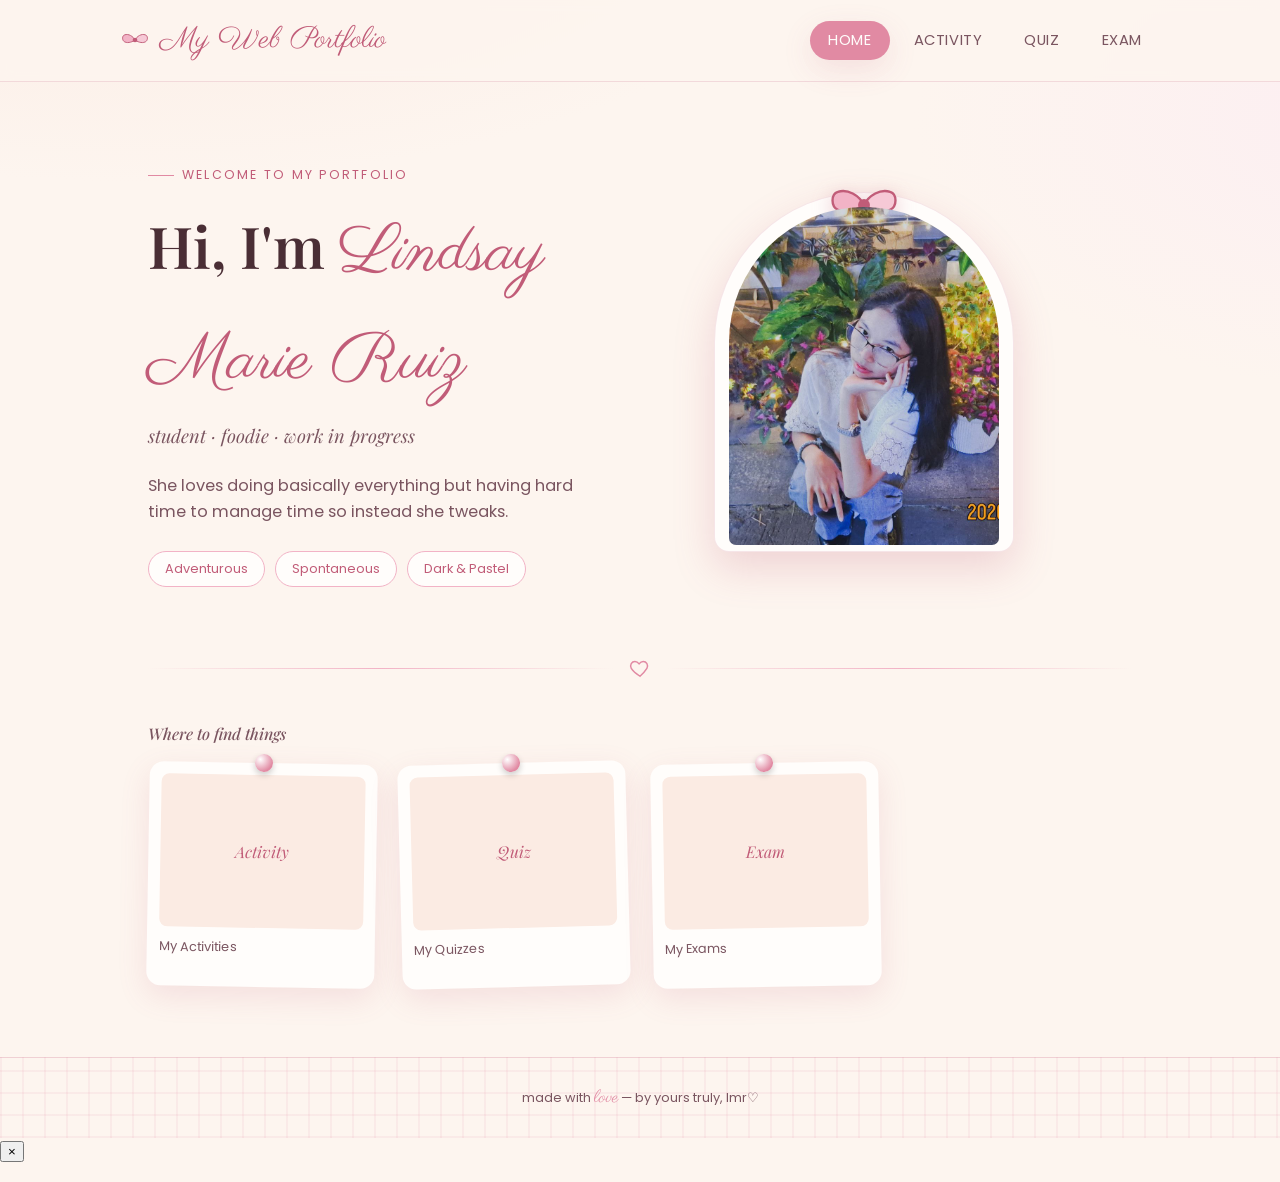
<file: index.html>
<!DOCTYPE html>
<html lang="en">

<head>
    <meta charset="UTF-8">
    <meta name="viewport" content="width=device-width, initial-scale=1.0">
    <title>Ruiz — Portfolio</title>
    <link rel="stylesheet" href="style.css">
</head>

<body>

    <header class="site-header gingham">
        <div class="wrap nav">
            <a href="index.html" class="brand">
                <svg class="bow-icon" viewBox="0 0 64 64" fill="none" xmlns="http://www.w3.org/2000/svg">
                    <path d="M32 32c-4-8-14-14-22-11-6 2-6 12 0 15 8 4 18-1 22-4z" fill="#f2b3c6" stroke="#c15c78"
                        stroke-width="2" stroke-linejoin="round" />
                    <path d="M32 32c4-8 14-14 22-11 6 2 6 12 0 15-8 4-18-1-22-4z" fill="#f6c9d6" stroke="#c15c78"
                        stroke-width="2" stroke-linejoin="round" />
                    <circle cx="32" cy="32" r="5" fill="#c15c78" />
                </svg>
                My Web Portfolio
            </a>
            <button class="nav-toggle" aria-label="Toggle menu">
                <svg viewBox="0 0 24 24" fill="none" stroke="currentColor" stroke-width="2">
                    <path d="M3 6h18M3 12h18M3 18h18" />
                </svg>
            </button>
            <ul class="nav-links">
                <li><a href="index.html" class="active">Home</a></li>
                <li><a href="activity.html">Activity</a></li>
                <li><a href="quiz.html">Quiz</a></li>
                <li><a href="exam.html">Exam</a></li>
            </ul>
        </div>
    </header>

    <main class="wrap">
        <section class="hero">
            <div class="hero-grid">
                <div>
                    <span class="eyebrow">Welcome to my portfolio</span>

                    <h1>Hi, I'm <span class="script">Lindsay Marie Ruiz</span></h1>
                    <p class="subtitle">student &middot; foodie &middot; work in progress</p>
                    <p class="about-text">
                        She loves doing basically everything but having hard time to manage time so instead she tweaks.
                    </p>
                    <div class="tag-row">
                        <span class="tag">Adventurous</span>
                        <span class="tag">Spontaneous</span>
                        <span class="tag">Dark & Pastel</span>
                    </div>
                </div>

                <div class="ribbon-frame">
                    <svg class="big-bow" viewBox="0 0 64 64" fill="none" xmlns="http://www.w3.org/2000/svg">
                        <path d="M32 32c-4-8-14-14-22-11-6 2-6 12 0 15 8 4 18-1 22-4z" fill="#f2b3c6" stroke="#c15c78"
                            stroke-width="2" stroke-linejoin="round" />
                        <path d="M32 32c4-8 14-14 22-11 6 2 6 12 0 15-8 4-18-1-22-4z" fill="#f6c9d6" stroke="#c15c78"
                            stroke-width="2" stroke-linejoin="round" />
                        <circle cx="32" cy="32" r="5" fill="#c15c78" />
                    </svg>
                    <div class="portrait-frame">
                        <div class="portrait">
                            <img src="Images/Liz.jpg" alt="Liz" width="768" height="960">
                        </div>
                    </div>
                </div>
            </div>
        </section>

        <div class="divider">
            <div class="line"></div>
            <svg viewBox="0 0 24 24" fill="none" stroke="currentColor" stroke-width="1.6">
                <path
                    d="M12 21s-7-4.35-9.5-8.5C.5 8.5 3 5 6.5 5c2 0 3.5 1.2 4.5 2.5C12 6.2 13.5 5 15.5 5 19 5 21.5 8.5 19.5 12.5 17 16.65 12 21 12 21z" />
            </svg>
            <div class="line"></div>
        </div>

        <section style="padding-bottom: 70px;">
            <div class="gallery-meta">
                <h4>Where to find things</h4>
            </div>
            <div class="gallery">
                <a class="card" href="activity.html" style="--tilt:1deg; display:block;">
                    <span class="pin"></span>
                    <div class="thumb"
                        style="cursor:default; display:flex;align-items:center;justify-content:center;font-family:var(--font-display);font-style:italic;color:var(--deep);">
                        Activity</div>
                    <p class="cap">My Activities</p>
                </a>
                <a class="card" href="quiz.html" style="--tilt:-1.5deg; display:block;">
                    <span class="pin"></span>
                    <div class="thumb"
                        style="cursor:default; display:flex;align-items:center;justify-content:center;font-family:var(--font-display);font-style:italic;color:var(--deep);">
                        Quiz</div>
                    <p class="cap">My Quizzes</p>
                </a>
                <a class="card" href="exam.html" style="--tilt:-1deg; display:block;">
                    <span class="pin"></span>
                    <div class="thumb"
                        style="cursor:default; display:flex;align-items:center;justify-content:center;font-family:var(--font-display);font-style:italic;color:var(--deep);">
                        Exam</div>
                    <p class="cap">My Exams</p>
                </a>
            </div>
        </section>
    </main>

    <footer class="site-footer gingham">
        <div class="wrap">made with <span class="script">love</span> — by yours truly, lmr♡</div>
    </footer>

    <script src="script.js"></script>
</body>

</html>
</file>
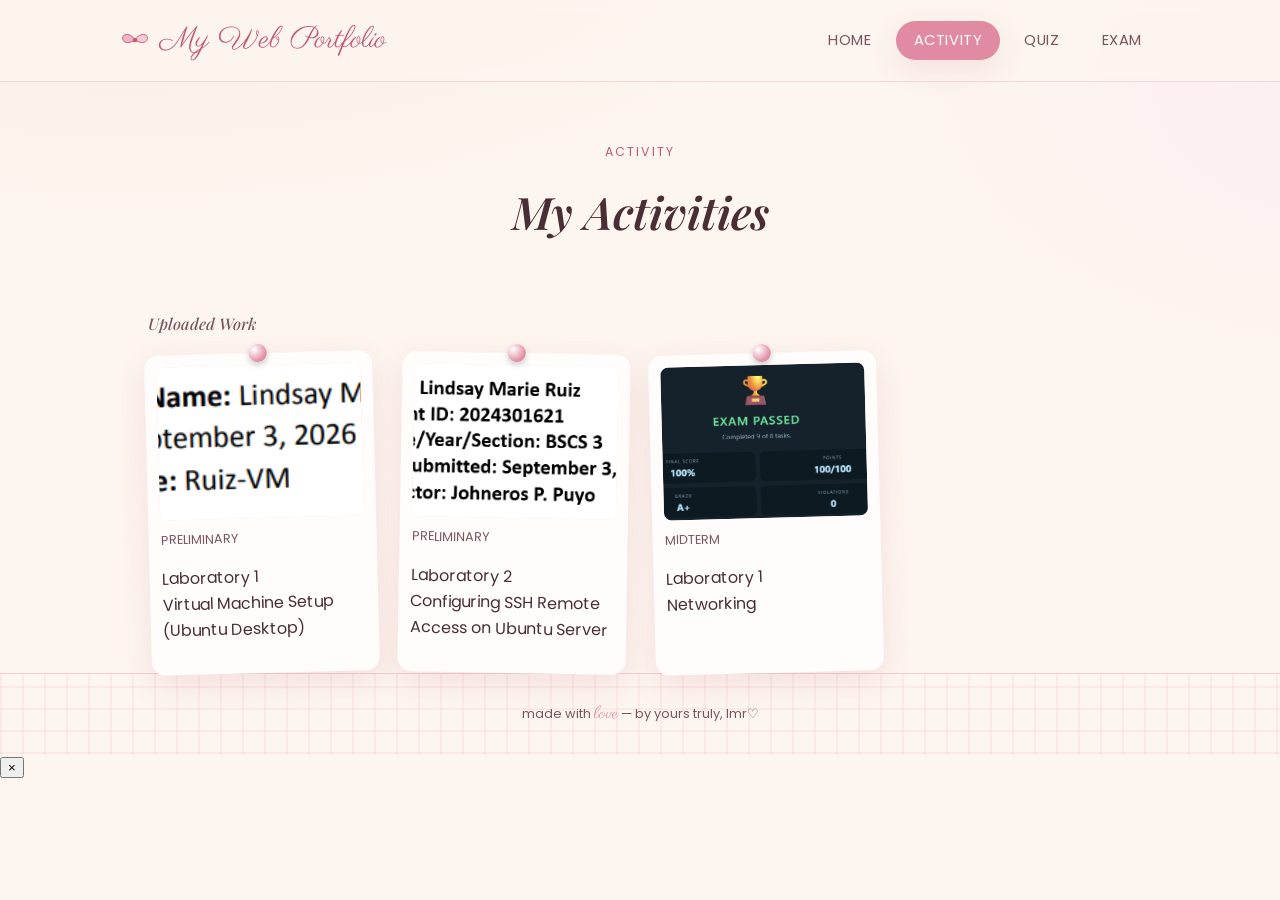
<file: activity.html>
<!DOCTYPE html>
<html lang="en">

<head>
    <meta charset="UTF-8">
    <meta name="viewport" content="width=device-width, initial-scale=1.0">
    <title>Activity — Ruiz</title>
    <link rel="stylesheet" href="style.css">
</head>

<body>

    <header class="site-header gingham">
        <div class="wrap nav">
            <a href="index.html" class="brand">
                <svg class="bow-icon" viewBox="0 0 64 64" fill="none" xmlns="http://www.w3.org/2000/svg">
                    <path d="M32 32c-4-8-14-14-22-11-6 2-6 12 0 15 8 4 18-1 22-4z" fill="#f2b3c6" stroke="#c15c78"
                        stroke-width="2" stroke-linejoin="round" />
                    <path d="M32 32c4-8 14-14 22-11 6 2 6 12 0 15-8 4-18-1-22-4z" fill="#f6c9d6" stroke="#c15c78"
                        stroke-width="2" stroke-linejoin="round" />
                    <circle cx="32" cy="32" r="5" fill="#c15c78" />
                </svg>
                My Web Portfolio
            </a>
            <button class="nav-toggle" aria-label="Toggle menu">
                <svg viewBox="0 0 24 24" fill="none" stroke="currentColor" stroke-width="2">
                    <path d="M3 6h18M3 12h18M3 18h18" />
                </svg>
            </button>
            <ul class="nav-links">
                <li><a href="index.html">Home</a></li>
                <li><a href="activity.html" class="active">Activity</a></li>
                <li><a href="quiz.html">Quiz</a></li>
                <li><a href="exam.html">Exam</a></li>
            </ul>
        </div>
    </header>

    <main class="wrap">
        <section class="page-hero">
            <span class="eyebrow">activity</span>
            <h1>My Activities</h1>
        </section>

        <section class="gallery-section">
          
            <div class="gallery-meta">
                <h4>Uploaded Work</h4>
            </div>

            <div class="gallery">
                
                <div class="card" style="--tilt:-1.5deg;">
                    <span class="pin"></span>
                    <div class="thumb" data-title="Lab 1"
                        data-desc="Lab 1 - Virtualization">
                        <a href="Images/Ruiz_Lab1.pdf" target="_blank" type="application/pdf">
                            <img src="Images/Lab1.png" alt="Lab 1">
                        </a>
                        <span class="thumb-zoom">
                            <svg viewBox="0 0 24 24" fill="none" stroke="currentColor" stroke-width="2">
                                <circle cx="11" cy="11" r="7" />
                                <path d="M21 21l-4.35-4.35" />
                                <path d="M11 8v6M8 11h6" />
                            </svg>
                        </span>
                    </div>
                    <p class="cap">PRELIMINARY</p>
                    <p class="desc">Laboratory 1<br>Virtual Machine Setup (Ubuntu Desktop)</p>
                </div>

                <div class="card" style="--tilt:1deg;">
                    <span class="pin"></span>
                    <div class="thumb" data-title="LabAct1" data-desc="Lab 2 - Virtual Server">
                        <a href="Images/Ruiz_Lab-Act1(2).pdf" target="_blank" type="application/pdf">
                            <img src="Images/LabAct1(2).png" alt="LabAct1">
                        </a>
                        <span class="thumb-zoom">
                            <svg viewBox="0 0 24 24" fill="none" stroke="currentColor" stroke-width="2">
                                <circle cx="11" cy="11" r="7" />
                                <path d="M21 21l-4.35-4.35" />
                                <path d="M11 8v6M8 11h6" />
                            </svg>
                        </span>
                    </div>
                    <p class="cap">PRELIMINARY</p>
                    <p class="desc">Laboratory 2<br>Configuring SSH Remote Access on Ubuntu Server</p>
                </div>

                <!-- Midterm -->

                <!-- Lab 1 -->

                <div class="card" style="--tilt:-1.5deg;">
                    <span class="pin"></span>
                    <div class="thumb" data-title="Netlab"
                        data-desc="Network Laboratory">
                        <a href="Images/RUIZ_NETLAB.pdf" target="_blank" type="application/pdf">
                            <img src="Images/Ruiz_Lab (midterm).png" alt="Netlab">
                        </a>
                        <span class="thumb-zoom">
                            <svg viewBox="0 0 24 24" fill="none" stroke="currentColor" stroke-width="2">
                                <circle cx="11" cy="11" r="7" />
                                <path d="M21 21l-4.35-4.35" />
                                <path d="M11 8v6M8 11h6" />
                            </svg>
                        </span>
                    </div>
                    <p class="cap">MIDTERM</p>
                    <p class="desc">Laboratory 1<br>Networking</p>
                </div>

            </div>
        </section>
    </main>

    <footer class="site-footer gingham">
        <div class="wrap">made with <span class="script">love</span> — by yours truly, lmr♡</div>
    </footer>

    <script src="script.js"></script>
</body>

</html>
</file>
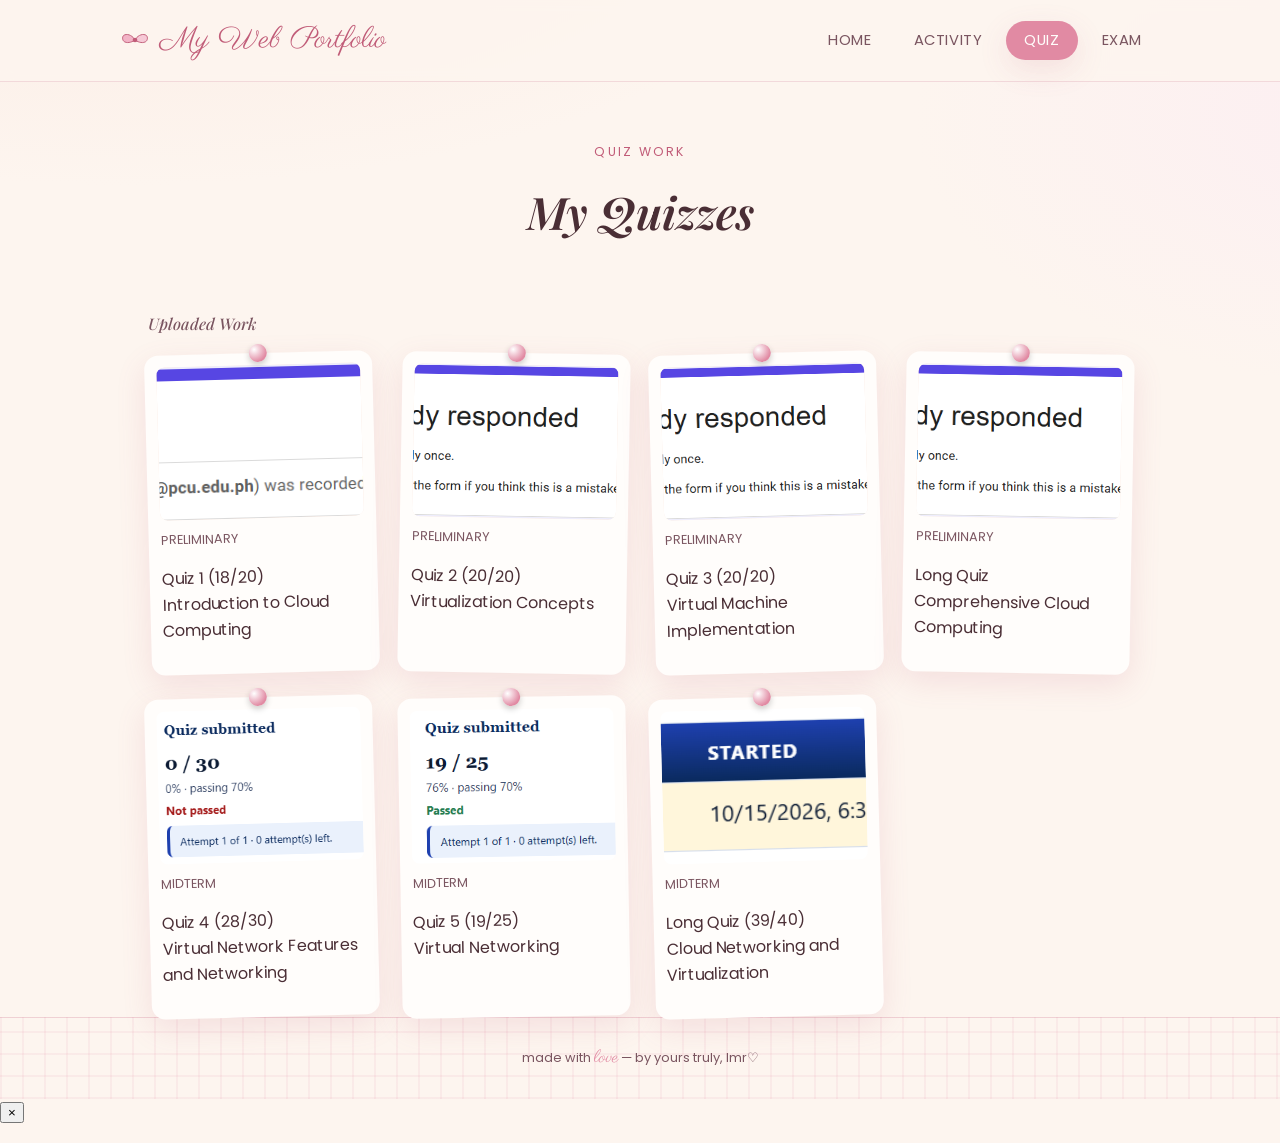
<file: quiz.html>
<!DOCTYPE html>
<html lang="en">

<head>
    <meta charset="UTF-8">
    <meta name="viewport" content="width=device-width, initial-scale=1.0">
    <title>Quiz — Ruiz</title>
    <link rel="stylesheet" href="style.css">
</head>

<body>

    <header class="site-header gingham">
        <div class="wrap nav">
            <a href="index.html" class="brand">
                <svg class="bow-icon" viewBox="0 0 64 64" fill="none" xmlns="http://www.w3.org/2000/svg">
                    <path d="M32 32c-4-8-14-14-22-11-6 2-6 12 0 15 8 4 18-1 22-4z" fill="#f2b3c6" stroke="#c15c78"
                        stroke-width="2" stroke-linejoin="round" />
                    <path d="M32 32c4-8 14-14 22-11 6 2 6 12 0 15-8 4-18-1-22-4z" fill="#f6c9d6" stroke="#c15c78"
                        stroke-width="2" stroke-linejoin="round" />
                    <circle cx="32" cy="32" r="5" fill="#c15c78" />
                </svg>
                My Web Portfolio
            </a>
            <button class="nav-toggle" aria-label="Toggle menu">
                <svg viewBox="0 0 24 24" fill="none" stroke="currentColor" stroke-width="2">
                    <path d="M3 6h18M3 12h18M3 18h18" />
                </svg>
            </button>
            <ul class="nav-links">
                <li><a href="index.html">Home</a></li>
                <li><a href="activity.html">Activity</a></li>
                <li><a href="quiz.html" class="active">Quiz</a></li>
                <li><a href="exam.html">Exam</a></li>
            </ul>
        </div>
    </header>

    <main class="wrap">
        <section class="page-hero">
            <span class="eyebrow">quiz work</span>
            <h1>My Quizzes</h1>
        </section>

        <section class="gallery-section">

            <div class="gallery-meta">
                <h4>Uploaded Work</h4>
            </div>

            <div class="gallery">

                <!-- Prelim -->
                <!-- Quiz 1 -->

                <div class="card" style="--tilt:-1.5deg;">
                    <span class="pin"></span>
                    <div class="thumb" data-title="Quiz 1 (18/20)" data-desc="Introduction to Cloud Computing">
                        <a href="https://docs.google.com/forms/u/4/d/e/1FAIpQLSeJZP2SgU9NLHQfb4VTWQgfbQNA5-IDbpZN1yEK4TY5fTyEYQ/viewscore?pli=1&pli=1&hr_submission=ChkIts6h3LYUEhAIvcutxLwZEgcIxJjEza4ZEAE&pli=1&viewscore=AE0zAgADMG58tOmCJFJSN7iHTH2n7YpLqFfCXv38LqZTQRXe54RKdGDM48SffwHOZg" target="_blank" type="application/form">
                            <img src="Images/Ruiz_Quiz 1.png" alt="Ruiz_Quiz 1">
                        </a>
                        <span class="thumb-zoom">
                            <svg viewBox="0 0 24 24" fill="none" stroke="currentColor" stroke-width="2">
                                <circle cx="11" cy="11" r="7" />
                                <path d="M21 21l-4.35-4.35" />
                                <path d="M11 8v6M8 11h6" />
                            </svg>
                        </span>
                    </div>
                    <p class="cap">PRELIMINARY</p>
                    <p class="desc">Quiz 1 (18/20)<br>Introduction to Cloud Computing</p>
                </div>

                <!-- Quiz 2 -->

                <div class="card" style="--tilt:1deg;">
                    <span class="pin"></span>
                    <div class="thumb" data-title="Quiz 2" data-desc="Virtualization Concepts">
                        <a href="https://docs.google.com/forms/d/e/1FAIpQLSfRb6MkcbnQAy0Qe_ZzQptoY9D8QZ6IlVixPoQKdpqyWwcUvA/alreadyresponded?hr_submission=ChkIts6h3LYUEhAImNnCv8cZEgcIxJjEza4ZEAE" target="_blank" type="application/form">
                            <img src="Images/Ruiz.png" alt="Ruiz_Quiz 2">
                        </a>
                        <span class="thumb-zoom">
                            <svg viewBox="0 0 24 24" fill="none" stroke="currentColor" stroke-width="2">
                                <circle cx="11" cy="11" r="7" />
                                <path d="M21 21l-4.35-4.35" />
                                <path d="M11 8v6M8 11h6" />
                            </svg>
                        </span>
                    </div>
                    <p class="cap">PRELIMINARY</p>
                    <p class="desc">Quiz 2 (20/20)<br>Virtualization Concepts</p>
                </div>

                <!-- Quiz 3 -->

                <div class="card" style="--tilt:-1.5deg;">
                    <span class="pin"></span>
                    <div class="thumb" data-title="Quiz 3" data-desc="Virtual Machnine Implementation">
                        <a href="https://docs.google.com/forms/d/e/1FAIpQLSfRb6MkcbnQAy0Qe_ZzQptoY9D8QZ6IlVixPoQKdpqyWwcUvA/alreadyresponded?hr_submission=ChkIts6h3LYUEhAImNnCv8cZEgcIxJjEza4ZEAE" target="_blank" type="application/form">
                            <img src="Images/Ruiz.png" alt="Ruiz_Quiz 3">
                        </a>
                        <span class="thumb-zoom">
                            <svg viewBox="0 0 24 24" fill="none" stroke="currentColor" stroke-width="2">
                                <circle cx="11" cy="11" r="7" />
                                <path d="M21 21l-4.35-4.35" />
                                <path d="M11 8v6M8 11h6" />
                            </svg>
                        </span>
                    </div>
                    <p class="cap">PRELIMINARY</p>
                    <p class="desc">Quiz 3 (20/20)<br>Virtual Machine Implementation</p>
                </div>

                <!-- Long Quiz -->

                <div class="card" style="--tilt:1deg;">
                    <span class="pin"></span>
                    <div class="thumb" data-title="Long Quiz" data-desc="Comprehensive Cloud Computing">
                        <a href="https://docs.google.com/forms/d/e/1FAIpQLSfRb6MkcbnQAy0Qe_ZzQptoY9D8QZ6IlVixPoQKdpqyWwcUvA/alreadyresponded?hr_submission=ChkIts6h3LYUEhAImNnCv8cZEgcIxJjEza4ZEAE" target="_blank" type="application/form">
                            <img src="Images/Ruiz.png" alt="Ruiz_Long Quiz">
                        </a>
                        <span class="thumb-zoom">
                            <svg viewBox="0 0 24 24" fill="none" stroke="currentColor" stroke-width="2">
                                <circle cx="11" cy="11" r="7" />
                                <path d="M21 21l-4.35-4.35" />
                                <path d="M11 8v6M8 11h6" />
                            </svg>
                        </span>
                    </div>
                    <p class="cap">PRELIMINARY</p>
                    <p class="desc">Long Quiz<br>Comprehensive Cloud Computing</p>
                </div>

                <!-- Midterm -->
                <!-- Quiz 4 -->

                <div class="card" style="--tilt:-1.5deg;">
                    <span class="pin"></span>
                    <div class="thumb" data-title="Quiz 4" data-desc="Virtual Network Features and Networking">
                            <img src="Images/Ruiz_Quiz 3.png" alt="Ruiz_Quiz 4">
                        </a>
                        <span class="thumb-zoom">
                            <svg viewBox="0 0 24 24" fill="none" stroke="currentColor" stroke-width="2">
                                <circle cx="11" cy="11" r="7" />
                                <path d="M21 21l-4.35-4.35" />
                                <path d="M11 8v6M8 11h6" />
                            </svg>
                        </span>
                    </div>
                    <p class="cap">MIDTERM</p>
                    <p class="desc">Quiz 4 (28/30)<br>Virtual Network Features and Networking</p>
                </div>

                <!-- Quiz 5 -->

                <div class="card" style="--tilt:-1deg;">
                    <span class="pin"></span>
                    <div class="thumb" data-title="Quiz 5" data-desc="Virtual Networking">
                            <img src="Images/Ruiz_Quiz 4.png" alt="Ruiz_Quiz 5">
                        </a>
                        <span class="thumb-zoom">
                            <svg viewBox="0 0 24 24" fill="none" stroke="currentColor" stroke-width="2">
                                <circle cx="11" cy="11" r="7" />
                                <path d="M21 21l-4.35-4.35" />
                                <path d="M11 8v6M8 11h6" />
                            </svg>
                        </span>
                    </div>
                    <p class="cap">MIDTERM</p>
                    <p class="desc">Quiz 5 (19/25)<br>Virtual Networking</p>
                </div>

                <!-- Midterm Long Quiz -->

                <div class="card" style="--tilt:-1.5deg;">
                    <span class="pin"></span>
                    <div class="thumb" data-title="Long Quiz" data-desc="Cloud Networking and Virtualization">
                            <img src="Images/Ruiz_M-Long Quiz.png" alt="Ruiz_Long Quiz">
                        </a>
                        <span class="thumb-zoom">
                            <svg viewBox="0 0 24 24" fill="none" stroke="currentColor" stroke-width="2">
                                <circle cx="11" cy="11" r="7" />
                                <path d="M21 21l-4.35-4.35" />
                                <path d="M11 8v6M8 11h6" />
                            </svg>
                        </span>
                    </div>
                    <p class="cap">MIDTERM</p>
                    <p class="desc">Long Quiz (39/40)<br>Cloud Networking and Virtualization</p>
                </div>

            </div>
        </section>
    </main>

    <footer class="site-footer gingham">
        <div class="wrap">made with <span class="script">love</span> — by yours truly, lmr♡</div>
    </footer>

    <script src="script.js"></script>
</body>

</html>
</file>
<file: style.css>
/* ============================================================
   Portfolio — coquette style
   ============================================================ */

@import url('https://fonts.googleapis.com/css2?family=Playfair+Display:ital,wght@0,500;0,600;1,500;1,600&family=Parisienne&family=Poppins:wght@300;400;500;600&display=swap');

:root {
    --cream: #fdf5ef;
    --cream-2: #fbebe3;
    --blush: #f6c9d6;
    --blush-2: #f2b3c6;
    --rose: #e18aa3;
    --deep: #c15c78;
    --text: #4a2e35;
    --text-soft: #7a5560;
    --gold-2: #cba35c;
    --white: #fffdfb;

    --font-display: 'Playfair Display', serif;
    --font-script: 'Parisienne', cursive;
    --font-body: 'Poppins', sans-serif;

    --radius: 22px;
    --shadow-soft: 0 10px 30px rgba(193, 92, 120, 0.14);
    --shadow-lift: 0 16px 40px rgba(193, 92, 120, 0.22);
}

* {
    box-sizing: border-box;
}

html {
    scroll-behavior: smooth;
}

body {
    margin: 0;
    font-family: var(--font-body);
    color: var(--text);
    background:
        radial-gradient(1200px 500px at 10% -10%, var(--cream-2), transparent 60%),
        radial-gradient(900px 500px at 110% 10%, #fceef2, transparent 55%),
        var(--cream);
    min-height: 100vh;
    line-height: 1.6;
}

.gingham {
    background-image:
        repeating-linear-gradient(0deg, rgba(225, 138, 163, 0.10) 0 2px, transparent 2px 22px),
        repeating-linear-gradient(90deg, rgba(225, 138, 163, 0.10) 0 2px, transparent 2px 22px);
}

a {
    color: inherit;
    text-decoration: none;
}

img {
    max-width: 100%;
    display: block;
}

.wrap {
    max-width: 1040px;
    margin: 0 auto;
    padding: 0 28px;
}

.site-header {
    position: sticky;
    top: 0;
    z-index: 50;
    backdrop-filter: blur(6px);
    background: rgba(253, 245, 239, 0.85);
    border-bottom: 1px solid rgba(193, 92, 120, 0.18);
}

.nav {
    display: flex;
    align-items: center;
    justify-content: space-between;
    padding: 16px 0;
}

.brand {
    display: flex;
    align-items: center;
    gap: 10px;
    font-family: var(--font-script);
    font-size: 1.9rem;
    color: var(--deep);
}

.brand .bow-icon {
    width: 30px;
    height: 30px;
    flex-shrink: 0;
}

.nav-links {
    display: flex;
    gap: 6px;
    list-style: none;
    margin: 0;
    padding: 0;
}

.nav-links a {
    position: relative;
    display: inline-block;
    padding: 8px 18px;
    font-size: 0.92rem;
    letter-spacing: 0.04em;
    text-transform: uppercase;
    color: var(--text-soft);
    border-radius: 999px;
    transition: color .25s ease, background .25s ease;
}

.nav-links a:hover {
    color: var(--deep);
    background: var(--blush);
}

.nav-links a.active {
    color: var(--white);
    background: var(--rose);
    box-shadow: var(--shadow-soft);
}

.nav-toggle {
    display: none;
}

.hero {
    padding: 76px 0 60px;
}

.hero-grid {
    display: grid;
    grid-template-columns: 1.1fr 0.9fr;
    gap: 56px;
    align-items: center;
}

.eyebrow {
    display: inline-flex;
    align-items: center;
    gap: 8px;
    font-size: 0.78rem;
    letter-spacing: 0.18em;
    text-transform: uppercase;
    color: var(--deep);
    margin-bottom: 14px;
}

.eyebrow::before {
    content: "";
    width: 26px;
    height: 1px;
    background: var(--rose);
    display: inline-block;
}

.hero h1 {
    font-family: var(--font-display);
    font-weight: 600;
    font-size: clamp(2.4rem, 5vw, 3.6rem);
    margin: 0 0 6px;
    color: var(--text);
}

.hero h1 .script {
    font-family: var(--font-script);
    color: var(--deep);
    font-size: 1.15em;
    font-weight: 400;
}

.hero .subtitle {
    font-family: var(--font-display);
    font-style: italic;
    font-size: 1.15rem;
    color: var(--text-soft);
    margin: 0 0 22px;
}

.about-text {
    font-size: 1.02rem;
    color: var(--text-soft);
    max-width: 46ch;
    margin: 0 0 26px;
}

.editable {
    outline: none;
    border-radius: 10px;
    transition: background .2s ease, box-shadow .2s ease;
}

.editable:hover {
    background: rgba(242, 179, 198, 0.18);
}

.editable:focus {
    background: var(--white);
    box-shadow: 0 0 0 2px var(--blush-2);
    padding: 4px 8px;
    margin: -4px -8px;
}

.edit-hint {
    font-size: 0.78rem;
    color: var(--rose);
    display: inline-flex;
    align-items: center;
    gap: 6px;
    margin-top: 4px;
}

.tag-row {
    display: flex;
    flex-wrap: wrap;
    gap: 10px;
    margin-top: 6px;
}

.tag {
    font-size: 0.8rem;
    padding: 7px 16px;
    border-radius: 999px;
    background: var(--white);
    border: 1px solid var(--blush-2);
    color: var(--deep);
}

.portrait-wrap {
    position: relative;
    justify-self: center;
}

.ribbon-frame {
    position: relative;
    width: 300px;
    height: 360px;
    border-radius: 200px 200px 20px 20px;
    background: var(--white);
    padding: 14px;
    box-shadow: var(--shadow-lift);
    border: 1px solid rgba(193, 92, 120, 0.15);
}

.portrait {
    width: 100%;
    height: 100%;
    border-radius: 190px 190px 10px 10px;
    overflow: hidden;
    background: linear-gradient(160deg, var(--blush), var(--cream-2));
    display: flex;
    align-items: center;
    justify-content: center;
    cursor: pointer;
    position: relative;
}

.portrait img {
    width: 100%;
    height: 100%;
    object-fit: cover;
}

.portrait .placeholder {
    display: flex;
    flex-direction: column;
    align-items: center;
    gap: 10px;
    color: var(--deep);
    text-align: center;
    padding: 20px;
}

.portrait .placeholder svg {
    width: 46px;
    height: 46px;
}

.portrait .placeholder span {
    font-size: 0.82rem;
    max-width: 16ch;
}

.portrait input[type="file"] {
    display: none;
}

.big-bow {
    position: absolute;
    top: -26px;
    left: 50%;
    transform: translateX(-50%);
    width: 76px;
    height: 76px;
    filter: drop-shadow(0 6px 10px rgba(193, 92, 120, 0.35));
}

.portrait-caption {
    text-align: center;
    font-size: 0.78rem;
    color: var(--text-soft);
    margin-top: 14px;
}

.portrait-caption button {
    border: none;
    background: none;
    color: var(--deep);
    font-size: 0.78rem;
    text-decoration: underline;
    cursor: pointer;
    padding: 0;
    font-family: var(--font-body);
}

.divider {
    display: flex;
    align-items: center;
    gap: 16px;
    margin: 10px 0 42px;
    color: var(--rose);
}

.divider .line {
    flex: 1;
    height: 1px;
    background: linear-gradient(90deg, transparent, var(--blush-2), transparent);
}

.divider svg {
    width: 22px;
    height: 22px;
}

.page-hero {
    padding: 56px 0 20px;
    text-align: center;
}

.page-hero .eyebrow {
    justify-content: center;
}

.page-hero .eyebrow::before {
    display: none;
}

.page-hero h1 {
    font-family: var(--font-display);
    font-style: italic;
    font-weight: 600;
    font-size: clamp(2rem, 4.5vw, 2.8rem);
    margin: 0 0 10px;
}

.page-hero p {
    color: var(--text-soft);
    max-width: 52ch;
    margin: 0 auto;
}

.uploader-section {
    padding-bottom: 90px;
}

.dropzone {
    border: 2px dashed var(--blush-2);
    border-radius: var(--radius);
    background: var(--white);
    padding: 46px 24px;
    text-align: center;
    cursor: pointer;
    transition: border-color .2s ease, background .2s ease, transform .15s ease;
    position: relative;
}

.dropzone:hover {
    border-color: var(--rose);
    background: #fff9fb;
}

.dropzone.drag-over {
    border-color: var(--deep);
    background: var(--blush);
    transform: scale(1.005);
}

.dropzone svg {
    width: 44px;
    height: 44px;
    margin-bottom: 12px;
    color: var(--rose);
}

.dropzone h3 {
    font-family: var(--font-display);
    font-style: italic;
    margin: 0 0 6px;
    font-size: 1.3rem;
}

.dropzone p {
    margin: 0;
    color: var(--text-soft);
    font-size: 0.9rem;
}

.dropzone input[type="file"] {
    display: none;
}

.dz-browse {
    display: inline-block;
    margin-top: 16px;
    padding: 10px 26px;
    border-radius: 999px;
    background: var(--rose);
    color: var(--white);
    font-size: 0.85rem;
    letter-spacing: 0.03em;
    box-shadow: var(--shadow-soft);
}

.gallery-meta {
    display: flex;
    justify-content: space-between;
    align-items: baseline;
    margin: 34px 0 16px;
}

.gallery-meta h4 {
    font-family: var(--font-display);
    font-style: italic;
    font-weight: 500;
    margin: 0;
    color: var(--text-soft);
}

.gallery-meta .count {
    font-size: 0.8rem;
    color: var(--rose);
}

.gallery {
    display: grid;
    grid-template-columns: repeat(auto-fill, minmax(190px, 1fr));
    gap: 24px;
}

.gallery-empty {
    grid-column: 1 / -1;
    text-align: center;
    padding: 30px 10px;
    color: var(--text-soft);
    font-size: 0.9rem;
    font-style: italic;
    font-family: var(--font-display);
}

.card {
    background: var(--white);
    border-radius: 14px;
    padding: 12px 12px 16px;
    box-shadow: var(--shadow-soft);
    position: relative;
    transform: rotate(var(--tilt, 0deg));
    transition: transform .2s ease, box-shadow .2s ease;
}

.card:hover {
    transform: rotate(0deg) translateY(-4px);
    box-shadow: var(--shadow-lift);
}

.card .pin {
    position: absolute;
    top: -9px;
    left: 50%;
    transform: translateX(-50%);
    width: 18px;
    height: 18px;
    border-radius: 50%;
    background: radial-gradient(circle at 30% 30%, #fff, var(--rose) 70%);
    box-shadow: 0 3px 6px rgba(0, 0, 0, 0.2);
}

.card .thumb {
    width: 100%;
    aspect-ratio: 4 / 3;
    border-radius: 8px;
    overflow: hidden;
    background: var(--cream-2);
}

.card .thumb img {
    width: 100%;
    height: 100%;
    object-fit: cover;
}

.card .cap {
    margin-top: 10px;
    font-size: 0.8rem;
    color: var(--text-soft);
    display: flex;
    justify-content: space-between;
    align-items: center;
    gap: 8px;
}

.card .cap input {
    border: none;
    background: transparent;
    font-family: var(--font-body);
    font-size: 0.8rem;
    color: var(--text-soft);
    width: 100%;
    outline: none;
}

.card .remove {
    border: none;
    background: none;
    color: var(--rose);
    cursor: pointer;
    font-size: 1rem;
    line-height: 1;
    padding: 2px 4px;
    flex-shrink: 0;
}

.card .remove:hover {
    color: var(--deep);
}

.site-footer {
    padding: 26px 0;
    text-align: center;
    font-size: 0.8rem;
    color: var(--text-soft);
    border-top: 1px solid rgba(193, 92, 120, 0.18);
}

.site-footer .script {
    font-family: var(--font-script);
    font-size: 1.1rem;
    color: var(--rose);
}

@media (max-width: 760px) {
    .hero-grid {
        grid-template-columns: 1fr;
    }

    .portrait-wrap {
        order: -1;
    }

    .nav-links {
        position: fixed;
        inset: 62px 16px auto 16px;
        background: var(--white);
        border-radius: 18px;
        flex-direction: column;
        padding: 10px;
        box-shadow: var(--shadow-lift);
        display: none;
    }

    .nav-links.open {
        display: flex;
    }

    .nav-links a {
        text-align: center;
    }

    .nav-toggle {
        display: inline-flex;
        align-items: center;
        justify-content: center;
        width: 40px;
        height: 40px;
        border-radius: 50%;
        border: 1px solid var(--blush-2);
        background: var(--white);
        cursor: pointer;
    }

    .nav-toggle svg {
        width: 18px;
        height: 18px;
        color: var(--deep);
    }
}

@media (prefers-reduced-motion: reduce) {
    * {
        transition: none !important;
        animation: none !important;
        scroll-behavior: auto !important;
    }
}
</file>
